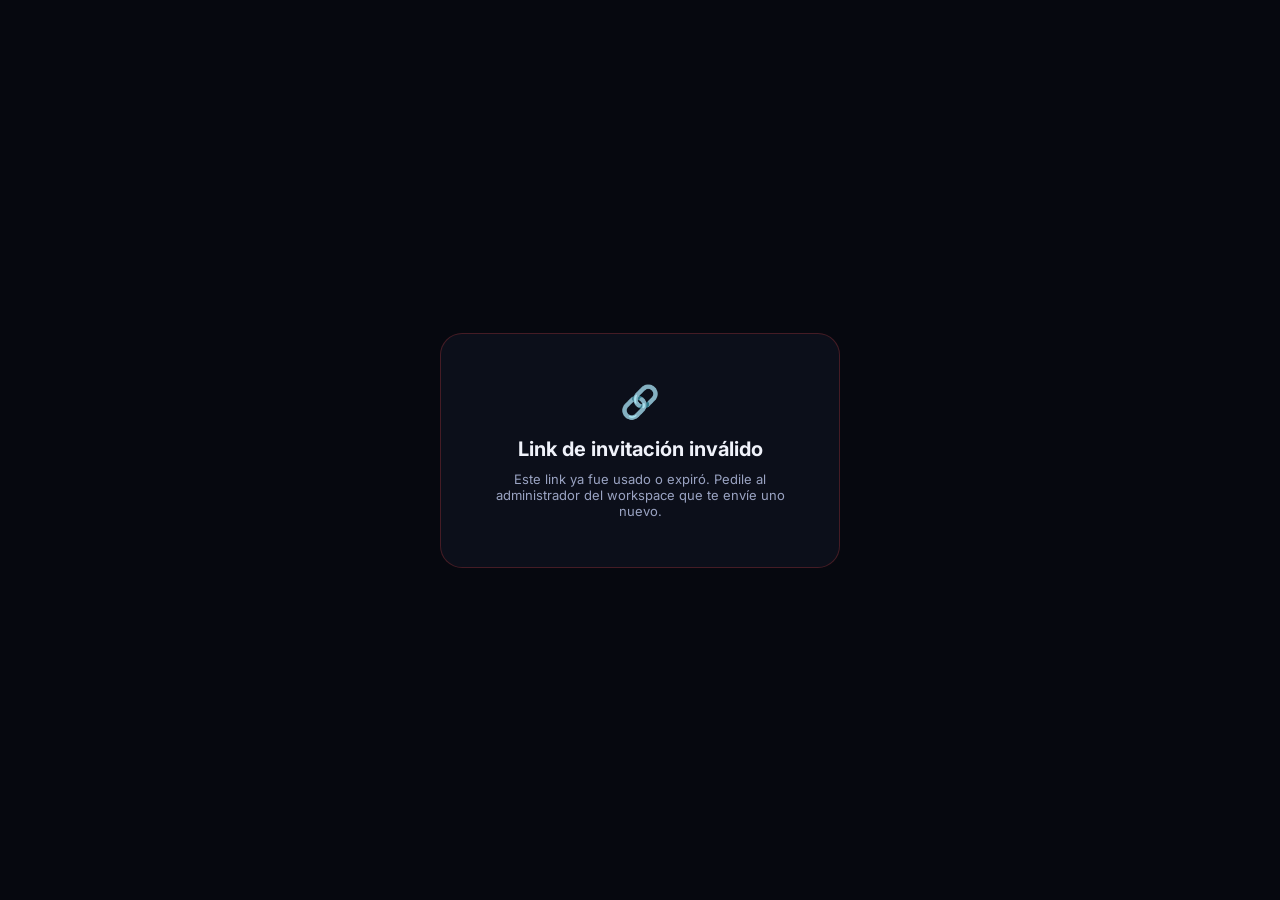
<file: templates/invite_invalid.html>
<!doctype html>
<html lang="es">
<head>
  <meta charset="utf-8"><title>Link inválido — Banzai</title>
  <link href="https://fonts.googleapis.com/css2?family=Inter:wght@400;500;700&display=swap" rel="stylesheet">
  <style>*{box-sizing:border-box;margin:0;padding:0;} body{font-family:'Inter',sans-serif;background:#06080F;color:#F0F2FA;min-height:100vh;display:flex;align-items:center;justify-content:center;} .card{background:#0C0F1A;border:1px solid rgba(239,68,68,.25);border-radius:22px;padding:48px 40px;text-align:center;max-width:400px;} .icon{font-size:32px;margin-bottom:16px;} h2{font-size:20px;font-weight:700;margin-bottom:10px;} p{font-size:13px;color:#9AA3C2;}</style>
</head>
<body>
<div class="card">
  <div class="icon">🔗</div>
  <h2>Link de invitación inválido</h2>
  <p>Este link ya fue usado o expiró. Pedile al administrador del workspace que te envíe uno nuevo.</p>
</div>
</body>
</html>
</file>
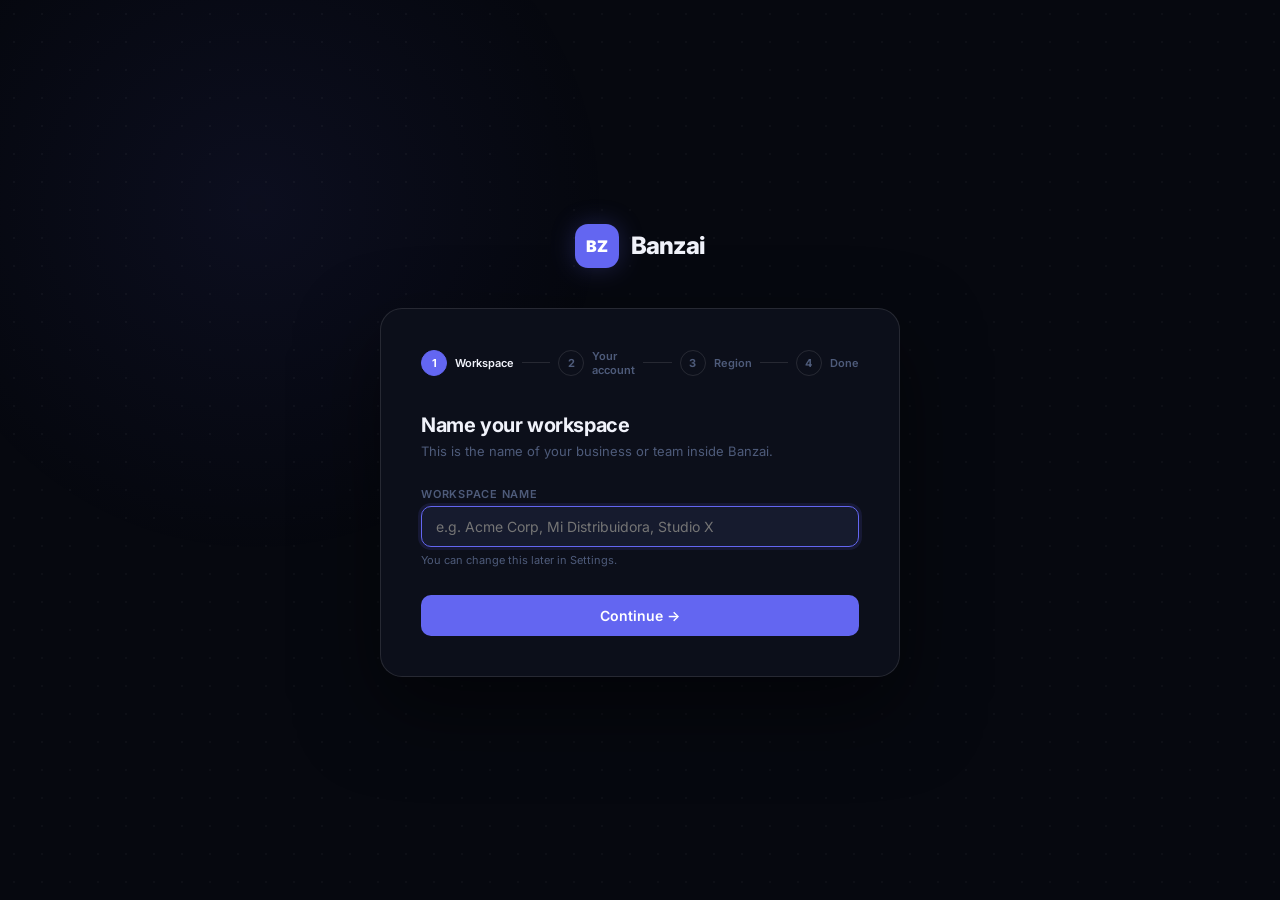
<file: templates/setup.html>
<!doctype html>
<html lang="en">
<head>
  <meta charset="utf-8">
  <meta name="viewport" content="width=device-width,initial-scale=1">
  <meta name="theme-color" content="#06080F">
  <title>Banzai — Setup</title>
  <link rel="preconnect" href="https://fonts.googleapis.com">
  <link href="https://fonts.googleapis.com/css2?family=Inter:wght@400;500;600;700;800;900&display=swap" rel="stylesheet">
  <style>
    *, *::before, *::after { box-sizing: border-box; margin: 0; padding: 0; }
    :root {
      --bg: #06080F; --surface: #0C0F1A; --surface2: #111520; --surface3: #161B2E;
      --border: rgba(255,255,255,0.06); --border2: rgba(255,255,255,0.11);
      --text: #F0F2FA; --text2: #9AA3C2; --text3: #4E5B7A;
      --brand: #6366F1; --brand-dim: rgba(99,102,241,0.12); --brand-glow: rgba(99,102,241,0.25);
      --brand-dark: #4F46E5; --green: #10B981; --red: #EF4444;
      --r: 10px; --r-lg: 16px; --r-xl: 22px;
    }
    body {
      font-family: 'Inter', system-ui, sans-serif;
      background: var(--bg);
      color: var(--text);
      min-height: 100vh;
      display: flex;
      align-items: center;
      justify-content: center;
      padding: 40px 24px;
      -webkit-font-smoothing: antialiased;
    }

    /* Ambient */
    body::before {
      content: '';
      position: fixed;
      top: -20%;
      left: -10%;
      width: 60vw;
      height: 60vw;
      border-radius: 50%;
      background: radial-gradient(circle, rgba(99,102,241,.07) 0%, transparent 65%);
      pointer-events: none;
    }
    .dot-grid {
      position: fixed;
      inset: 0;
      background-image: radial-gradient(rgba(255,255,255,.03) 1px, transparent 1px);
      background-size: 28px 28px;
      pointer-events: none;
    }

    .shell {
      max-width: 520px;
      width: 100%;
      position: relative;
      z-index: 1;
    }

    /* Wordmark */
    .wordmark {
      display: flex;
      align-items: center;
      gap: 12px;
      margin-bottom: 40px;
      justify-content: center;
    }
    .wm-mark {
      width: 44px;
      height: 44px;
      background: var(--brand);
      border-radius: 13px;
      display: flex;
      align-items: center;
      justify-content: center;
      font-weight: 900;
      font-size: 16px;
      color: #fff;
      box-shadow: 0 0 24px var(--brand-glow);
    }
    .wm-name {
      font-size: 24px;
      font-weight: 800;
      letter-spacing: -.03em;
    }

    /* Card */
    .card {
      background: var(--surface);
      border: 1px solid var(--border2);
      border-radius: var(--r-xl);
      padding: 40px;
      box-shadow: 0 32px 80px rgba(0,0,0,.5);
    }

    /* Steps */
    .steps {
      display: flex;
      align-items: center;
      gap: 0;
      margin-bottom: 36px;
    }
    .step {
      display: flex;
      align-items: center;
      gap: 8px;
      flex: 1;
    }
    .step-num {
      width: 26px;
      height: 26px;
      border-radius: 50%;
      border: 1.5px solid var(--border2);
      display: flex;
      align-items: center;
      justify-content: center;
      font-size: 11px;
      font-weight: 700;
      color: var(--text3);
      flex-shrink: 0;
      transition: all .2s;
    }
    .step.active .step-num  { background: var(--brand); border-color: var(--brand); color: #fff; }
    .step.done .step-num    { background: var(--green); border-color: var(--green); color: #fff; }
    .step-label { font-size: 11px; font-weight: 600; color: var(--text3); transition: color .2s; }
    .step.active .step-label { color: var(--text); }
    .step.done .step-label   { color: var(--green); }
    .step-line { flex: 1; height: 1px; background: var(--border2); margin: 0 8px; }
    .step-line.done { background: var(--green); opacity: .5; }

    /* Panel */
    .panel { display: none; }
    .panel.active { display: block; }

    h2 { font-size: 20px; font-weight: 700; letter-spacing: -.02em; margin-bottom: 6px; }
    .sub { font-size: 13px; color: var(--text3); margin-bottom: 28px; }

    label {
      display: block;
      font-size: 11px;
      font-weight: 600;
      text-transform: uppercase;
      letter-spacing: .07em;
      color: var(--text3);
      margin-bottom: 5px;
      margin-top: 18px;
    }
    label:first-of-type { margin-top: 0; }

    input, select {
      width: 100%;
      background: var(--surface3);
      border: 1px solid var(--border2);
      border-radius: var(--r);
      color: var(--text);
      font: inherit;
      font-size: 14px;
      padding: 11px 14px;
      outline: none;
      transition: border-color .15s, box-shadow .15s;
      appearance: none;
    }
    input:focus, select:focus {
      border-color: var(--brand);
      box-shadow: 0 0 0 3px var(--brand-dim);
    }
    select { background-image: url("data:image/svg+xml,%3Csvg xmlns='http://www.w3.org/2000/svg' width='12' height='12' viewBox='0 0 12 12'%3E%3Cpath fill='%234E5B7A' d='M6 8L1 3h10z'/%3E%3C/svg%3E"); background-repeat: no-repeat; background-position: right 12px center; padding-right: 36px; }

    .form-row { display: grid; grid-template-columns: 1fr 1fr; gap: 14px; }

    .password-wrap { position: relative; }
    .password-wrap input { padding-right: 44px; }
    .toggle-pw {
      position: absolute;
      right: 12px;
      top: 50%;
      transform: translateY(-50%);
      background: transparent;
      border: none;
      color: var(--text3);
      cursor: pointer;
      font-size: 16px;
      padding: 4px;
      line-height: 1;
    }
    .toggle-pw:hover { color: var(--text2); }

    .strength-bar { height: 3px; border-radius: 2px; background: var(--surface3); margin-top: 8px; overflow: hidden; }
    .strength-fill { height: 100%; border-radius: 2px; transition: width .3s, background .3s; width: 0%; }

    .hint { font-size: 11px; color: var(--text3); margin-top: 6px; }

    /* Region cards */
    .region-grid { display: grid; grid-template-columns: 1fr 1fr 1fr; gap: 10px; margin-top: 0; }
    .region-card {
      padding: 14px 12px;
      background: var(--surface2);
      border: 1.5px solid var(--border);
      border-radius: var(--r);
      cursor: pointer;
      text-align: center;
      transition: all .12s;
    }
    .region-card:hover { border-color: var(--brand); background: var(--brand-dim); }
    .region-card.selected { border-color: var(--brand); background: var(--brand-dim); }
    .region-card .flag { font-size: 22px; margin-bottom: 5px; }
    .region-card .rname { font-size: 12px; font-weight: 600; color: var(--text); }
    .region-card .rcurr { font-size: 10px; color: var(--text3); margin-top: 2px; }

    /* Actions */
    .actions { display: flex; gap: 10px; margin-top: 28px; }
    .btn-back {
      flex-shrink: 0;
      background: transparent;
      border: 1px solid var(--border2);
      color: var(--text2);
      border-radius: var(--r);
      padding: 12px 20px;
      font: inherit;
      font-size: 14px;
      font-weight: 500;
      cursor: pointer;
      transition: all .15s;
    }
    .btn-back:hover { border-color: var(--border2); color: var(--text); }
    .btn-next {
      flex: 1;
      background: var(--brand);
      color: #fff;
      border: none;
      border-radius: var(--r);
      padding: 12px 20px;
      font: inherit;
      font-size: 14px;
      font-weight: 600;
      cursor: pointer;
      transition: all .15s;
      display: flex;
      align-items: center;
      justify-content: center;
      gap: 8px;
    }
    .btn-next:hover { background: var(--brand-dark); box-shadow: 0 0 20px var(--brand-glow); }
    .btn-next:disabled { opacity: .4; pointer-events: none; }

    /* Error */
    #setup-error {
      color: var(--red);
      font-size: 12px;
      margin-top: 10px;
      min-height: 16px;
    }

    /* Done screen */
    .done-icon {
      width: 56px;
      height: 56px;
      background: rgba(16,185,129,.12);
      border: 1.5px solid rgba(16,185,129,.3);
      border-radius: 50%;
      display: flex;
      align-items: center;
      justify-content: center;
      font-size: 22px;
      margin: 0 auto 20px;
    }
    .done-title { font-size: 22px; font-weight: 700; text-align: center; margin-bottom: 8px; }
    .done-sub   { font-size: 13px; color: var(--text3); text-align: center; margin-bottom: 28px; }
    .summary-row {
      display: flex;
      justify-content: space-between;
      align-items: center;
      padding: 9px 0;
      border-bottom: 1px solid var(--border);
      font-size: 13px;
    }
    .summary-row:last-child { border-bottom: none; }
    .sr-label { color: var(--text3); font-size: 11px; font-weight: 600; text-transform: uppercase; letter-spacing: .07em; }
    .sr-val   { font-weight: 600; color: var(--text); }
  </style>
</head>
<body>
<div class="dot-grid"></div>
<div class="shell">

  <div class="wordmark">
    <div class="wm-mark">BZ</div>
    <div class="wm-name">Banzai</div>
  </div>

  <div class="card">
    <!-- Steps -->
    <div class="steps">
      <div class="step active" id="s1"><div class="step-num">1</div><div class="step-label">Workspace</div></div>
      <div class="step-line" id="l1"></div>
      <div class="step" id="s2"><div class="step-num">2</div><div class="step-label">Your account</div></div>
      <div class="step-line" id="l2"></div>
      <div class="step" id="s3"><div class="step-num">3</div><div class="step-label">Region</div></div>
      <div class="step-line" id="l3"></div>
      <div class="step" id="s4"><div class="step-num">4</div><div class="step-label">Done</div></div>
    </div>

    <!-- Step 1: Workspace -->
    <div class="panel active" id="panel-1">
      <h2>Name your workspace</h2>
      <p class="sub">This is the name of your business or team inside Banzai.</p>
      <label>Workspace name</label>
      <input id="ws-name" type="text" placeholder="e.g. Acme Corp, Mi Distribuidora, Studio X" autofocus>
      <p class="hint">You can change this later in Settings.</p>
      <div class="actions">
        <button class="btn-next" id="btn-1" onclick="goTo(2)">Continue →</button>
      </div>
    </div>

    <!-- Step 2: Account -->
    <div class="panel" id="panel-2">
      <h2>Create your account</h2>
      <p class="sub">You'll use these credentials to sign in every time.</p>
      <label>Your name</label>
      <input id="owner-name" type="text" placeholder="e.g. Carlos, Ana, John">
      <label>Email address</label>
      <input id="owner-email" type="email" placeholder="tunombre@banzai84.com" value="">
      <div style="font-size:11px;color:var(--brand);margin-top:5px;margin-bottom:2px;">
  💡 Usá el formato <strong>tunombre@banzai84.com</strong> — ese será el mail de acceso del usuario
</div>
<label>Password</label>
      <div class="password-wrap">
        <input id="owner-pw" type="password" placeholder="At least 6 characters" oninput="checkStrength()">
        <button type="button" class="toggle-pw" onclick="togglePw()" id="toggle-pw-btn">👁</button>
      </div>
      <div class="strength-bar"><div class="strength-fill" id="strength-fill"></div></div>
      <p class="hint" id="strength-hint">Enter a password to see its strength.</p>
      <div class="actions">
        <button class="btn-back" onclick="goTo(1)">← Back</button>
        <button class="btn-next" id="btn-2" onclick="goTo(3)">Continue →</button>
      </div>
    </div>

    <!-- Step 3: Region -->
    <div class="panel" id="panel-3">
      <h2>Where are you based?</h2>
      <p class="sub">This sets your default currency and fiscal compliance rules.</p>
      <div class="region-grid" id="region-grid">
        <div class="region-card selected" data-region="AR" data-currency="ARS" data-lang="es" onclick="selectRegion(this)">
          <div class="flag">🇦🇷</div>
          <div class="rname">Argentina</div>
          <div class="rcurr">ARS · AFIP</div>
        </div>
        <div class="region-card" data-region="US" data-currency="USD" data-lang="en" onclick="selectRegion(this)">
          <div class="flag">🇺🇸</div>
          <div class="rname">United States</div>
          <div class="rcurr">USD · IRS</div>
        </div>
        <div class="region-card" data-region="BR" data-currency="BRL" data-lang="pt" onclick="selectRegion(this)">
          <div class="flag">🇧🇷</div>
          <div class="rname">Brasil</div>
          <div class="rcurr">BRL · Receita</div>
        </div>
        <div class="region-card" data-region="CL" data-currency="CLP" data-lang="es" onclick="selectRegion(this)">
          <div class="flag">🇨🇱</div>
          <div class="rname">Chile</div>
          <div class="rcurr">CLP · SII</div>
        </div>
        <div class="region-card" data-region="UY" data-currency="UYU" data-lang="es" onclick="selectRegion(this)">
          <div class="flag">🇺🇾</div>
          <div class="rname">Uruguay</div>
          <div class="rcurr">UYU · DGI</div>
        </div>
        <div class="region-card" data-region="MX" data-currency="MXN" data-lang="es" onclick="selectRegion(this)">
          <div class="flag">🇲🇽</div>
          <div class="rname">México</div>
          <div class="rcurr">MXN · SAT</div>
        </div>
        <div class="region-card" data-region="CO" data-currency="COP" data-lang="es" onclick="selectRegion(this)">
          <div class="flag">🇨🇴</div>
          <div class="rname">Colombia</div>
          <div class="rcurr">COP · DIAN</div>
        </div>
        <div class="region-card" data-region="ES" data-currency="EUR" data-lang="es" onclick="selectRegion(this)">
          <div class="flag">🇪🇸</div>
          <div class="rname">España</div>
          <div class="rcurr">EUR · AEAT</div>
        </div>
        <div class="region-card" data-region="GB" data-currency="GBP" data-lang="en" onclick="selectRegion(this)">
          <div class="flag">🇬🇧</div>
          <div class="rname">United Kingdom</div>
          <div class="rcurr">GBP · HMRC</div>
        </div>
      </div>
      <div id="setup-error"></div>
      <div class="actions" style="margin-top:24px;">
        <button class="btn-back" onclick="goTo(2)">← Back</button>
        <button class="btn-next" id="btn-3" onclick="submitSetup()">
          <span id="btn-3-label">Launch Banzai →</span>
        </button>
      </div>
    </div>

    <!-- Step 4: Done -->
    <div class="panel" id="panel-4">
      <div class="done-icon">✓</div>
      <div class="done-title">You're all set</div>
      <div class="done-sub" id="done-sub">Your workspace is ready.</div>
      <div id="done-summary"></div>
      <div class="actions" style="margin-top:24px;">
        <button class="btn-next" onclick="window.location='/'">Open Banzai →</button>
      </div>
    </div>

  </div>
</div>

<script>
const form = { ws: '', name: '', email: '', pw: '', region: 'AR', currency: 'ARS', lang: 'es' };

function goTo(step) {
  // Validate before moving forward
  if (step === 2) {
    const ws = document.getElementById('ws-name').value.trim();
    if (!ws) { document.getElementById('ws-name').focus(); return; }
    form.ws = ws;
  }
  if (step === 3) {
    const name  = document.getElementById('owner-name').value.trim();
    const email = document.getElementById('owner-email').value.trim();
    const pw    = document.getElementById('owner-pw').value;
    if (!name || !email || !pw) {
      document.getElementById(name ? (email ? 'owner-pw' : 'owner-email') : 'owner-name').focus();
      return;
    }
    if (pw.length < 6) { document.getElementById('owner-pw').focus(); return; }
    if (!/^[^\s@]+@[^\s@]+\.[^\s@]+$/.test(email)) {
      document.getElementById('owner-email').focus(); return;
    }
    form.name = name; form.email = email; form.pw = pw;
  }

  // Update steps UI
  for (let i = 1; i <= 4; i++) {
    const s = document.getElementById('s' + i);
    s.classList.remove('active','done');
    if (i < step) s.classList.add('done');
    if (i === step) s.classList.add('active');
    if (i < 4) {
      const l = document.getElementById('l' + i);
      l.classList.toggle('done', i < step);
    }
    document.getElementById('panel-' + i).classList.toggle('active', i === step);
  }
}

function selectRegion(el) {
  document.querySelectorAll('.region-card').forEach(c => c.classList.remove('selected'));
  el.classList.add('selected');
  form.region   = el.dataset.region;
  form.currency = el.dataset.currency;
  form.lang     = el.dataset.lang;
}

function togglePw() {
  const inp = document.getElementById('owner-pw');
  inp.type = inp.type === 'password' ? 'text' : 'password';
  document.getElementById('toggle-pw-btn').textContent = inp.type === 'password' ? '👁' : '🙈';
}

function checkStrength() {
  const pw = document.getElementById('owner-pw').value;
  const fill = document.getElementById('strength-fill');
  const hint = document.getElementById('strength-hint');
  let score = 0;
  if (pw.length >= 6) score++;
  if (pw.length >= 10) score++;
  if (/[A-Z]/.test(pw)) score++;
  if (/[0-9]/.test(pw)) score++;
  if (/[^A-Za-z0-9]/.test(pw)) score++;
  const pct   = [0, 20, 45, 65, 85, 100][score];
  const color = ['', '#EF4444', '#F59E0B', '#F59E0B', '#10B981', '#10B981'][score];
  const label = ['', 'Too short', 'Weak', 'Fair', 'Good', 'Strong'][score];
  fill.style.width = pct + '%';
  fill.style.background = color;
  hint.textContent = pw ? label : 'Enter a password to see its strength.';
  hint.style.color = color || 'var(--text3)';
}

async function submitSetup() {
  document.getElementById('setup-error').textContent = '';
  const btn = document.getElementById('btn-3');
  const label = document.getElementById('btn-3-label');
  btn.disabled = true;
  label.textContent = 'Setting up…';

  try {
    const res = await fetch('/api/setup', {
      method: 'POST',
      headers: { 'Content-Type': 'application/json' },
      body: JSON.stringify({
        workspace_name: form.ws,
        owner_name: form.name,
        owner_email: form.email,
        password: form.pw,
        region: form.region,
        currency: form.currency,
        language: form.lang,
      }),
    });
    const data = await res.json();
    if (!res.ok) throw new Error(data.error || 'Setup failed');

    // Show done screen
    document.getElementById('done-sub').textContent = form.ws + ' is ready. Sign in to get started.';
    const REGIONS = { AR:'Argentina 🇦🇷', US:'United States 🇺🇸', BR:'Brasil 🇧🇷',
                      CL:'Chile 🇨🇱', UY:'Uruguay 🇺🇾', MX:'México 🇲🇽',
                      CO:'Colombia 🇨🇴', ES:'España 🇪🇸', GB:'United Kingdom 🇬🇧' };
    document.getElementById('done-summary').innerHTML = [
      ['Workspace', form.ws],
      ['Owner', form.name],
      ['Email', form.email],
      ['Region', REGIONS[form.region] || form.region],
      ['Currency', form.currency],
    ].map(([l,v]) => `<div class="summary-row"><span class="sr-label">${l}</span><span class="sr-val">${v}</span></div>`).join('');

    goTo(4);
  } catch (e) {
    document.getElementById('setup-error').textContent = e.message;
    btn.disabled = false;
    label.textContent = 'Launch Banzai →';
  }
}

// Pre-select Argentina
document.querySelector('[data-region="AR"]').classList.add('selected');
</script>
</body>
</html>
</file>
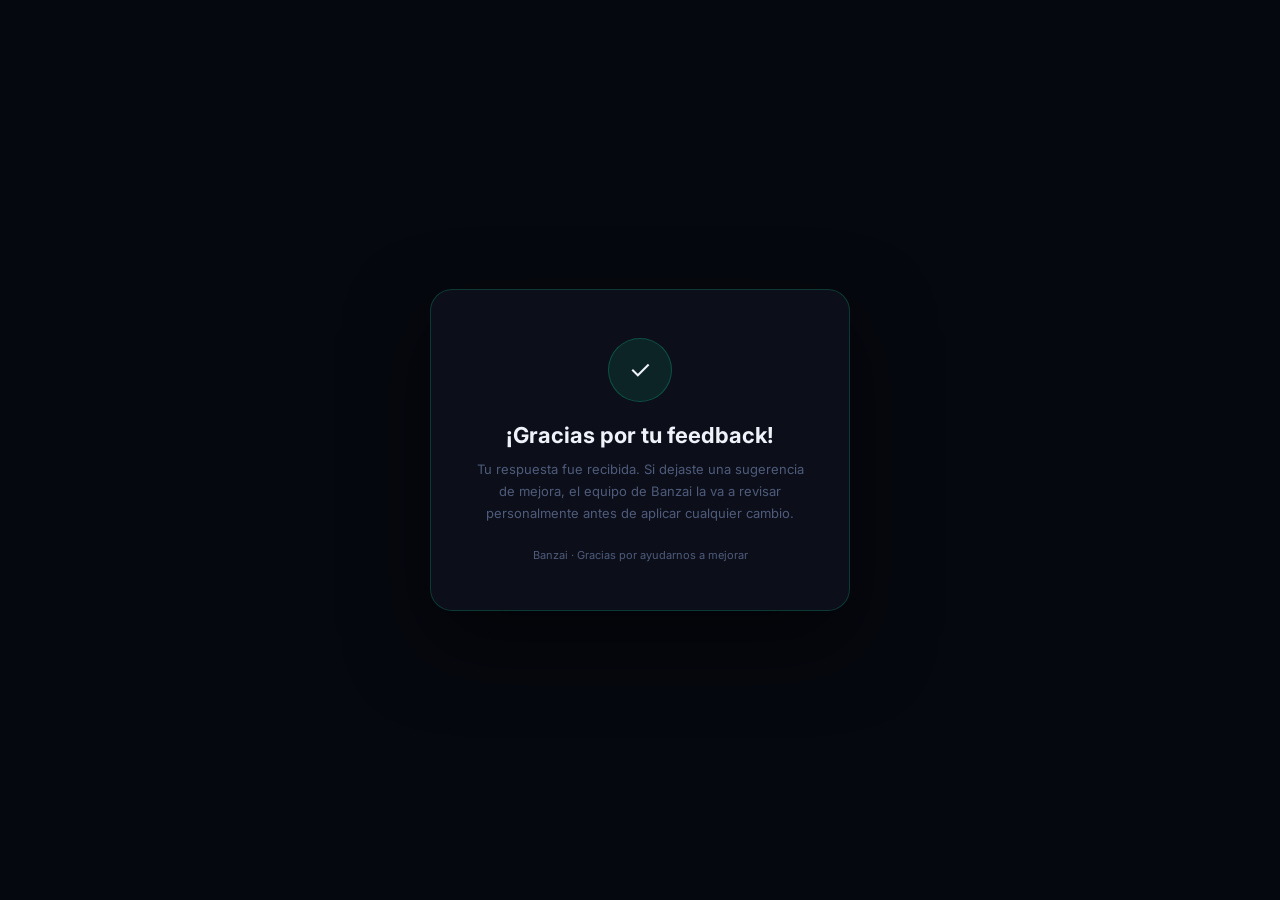
<file: templates/survey_thanks.html>
<!doctype html>
<html lang="es">
<head>
  <meta charset="utf-8"><meta name="viewport" content="width=device-width,initial-scale=1">
  <title>¡Gracias! — Banzai</title>
  <link href="https://fonts.googleapis.com/css2?family=Inter:wght@400;500;600;700;800&display=swap" rel="stylesheet">
  <style>
    *{box-sizing:border-box;margin:0;padding:0;}
    :root{--bg:#06080F;--surface:#0C0F1A;--brand:#6366F1;--brand-glow:rgba(99,102,241,.25);--green:#10B981;--green-dim:rgba(16,185,129,.12);--text:#F0F2FA;--text3:#4E5B7A;}
    body{font-family:'Inter',system-ui,sans-serif;background:var(--bg);color:var(--text);min-height:100vh;display:flex;align-items:center;justify-content:center;padding:40px 20px;-webkit-font-smoothing:antialiased;}
    .card{background:var(--surface);border:1px solid rgba(16,185,129,.25);border-radius:22px;padding:48px 40px;text-align:center;max-width:420px;box-shadow:0 32px 80px rgba(0,0,0,.5);}
    .icon{width:64px;height:64px;background:var(--green-dim);border:1.5px solid rgba(16,185,129,.3);border-radius:50%;display:flex;align-items:center;justify-content:center;font-size:26px;margin:0 auto 20px;}
    h2{font-size:22px;font-weight:700;margin-bottom:10px;}
    p{font-size:13px;color:var(--text3);line-height:1.7;}
    .footer{margin-top:24px;font-size:11px;color:var(--text3);}
  </style>
</head>
<body>
<div class="card">
  <div class="icon">✓</div>
  <h2>¡Gracias por tu feedback!</h2>
  <p>Tu respuesta fue recibida. Si dejaste una sugerencia de mejora, el equipo de Banzai la va a revisar personalmente antes de aplicar cualquier cambio.</p>
  <div class="footer">Banzai · Gracias por ayudarnos a mejorar</div>
</div>
</body>
</html>
</file>
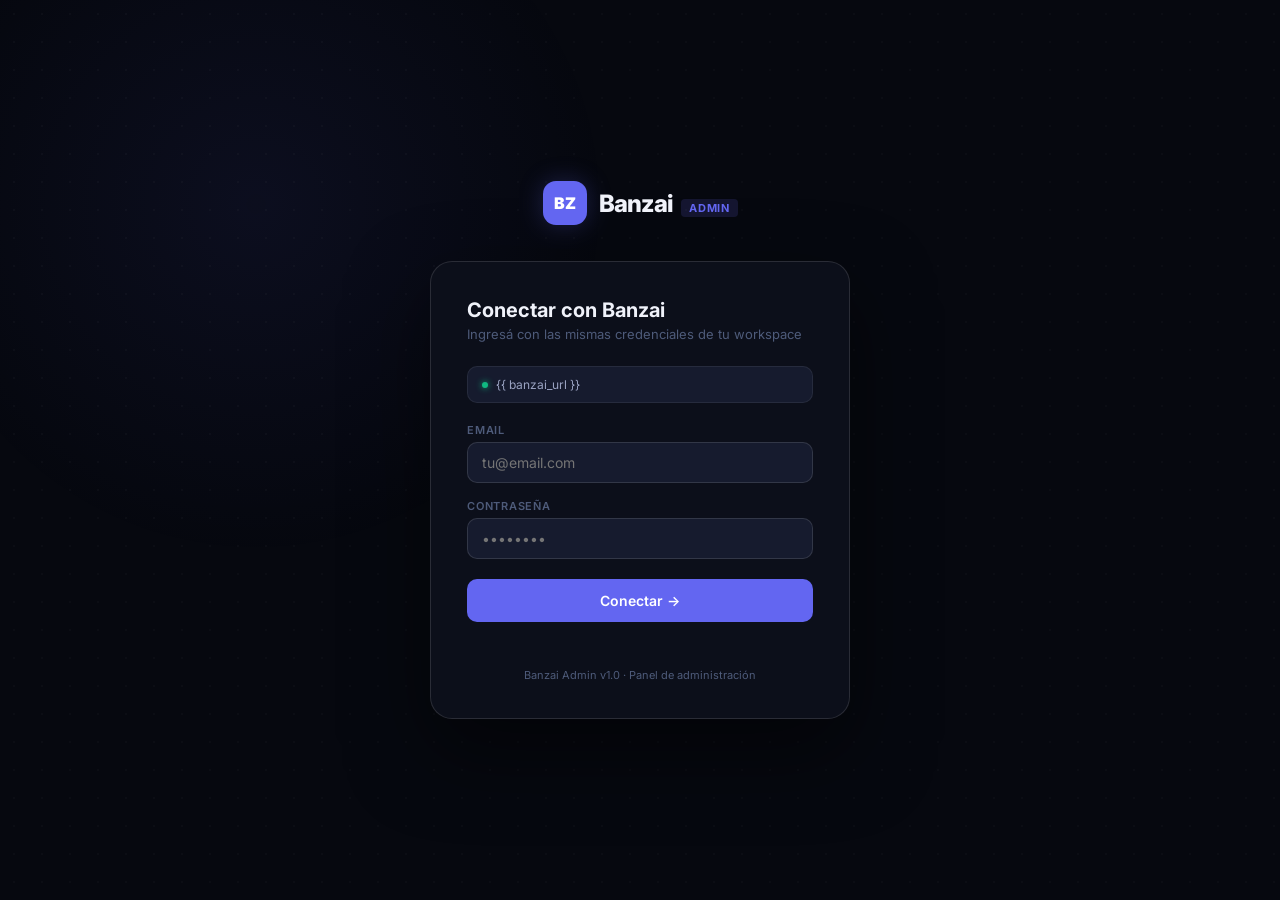
<file: banzai_admin/templates/admin_login.html>
<!doctype html>
<html lang="es">
<head>
  <meta charset="utf-8"><meta name="viewport" content="width=device-width,initial-scale=1">
  <title>Banzai Admin — Conectar</title>
  <link href="https://fonts.googleapis.com/css2?family=Inter:wght@400;500;600;700;800;900&display=swap" rel="stylesheet">
  <style>
    *{box-sizing:border-box;margin:0;padding:0;}
    :root{--bg:#06080F;--surface:#0C0F1A;--surface2:#111520;--surface3:#161B2E;--border:rgba(255,255,255,.07);--border2:rgba(255,255,255,.12);--text:#F0F2FA;--text2:#9AA3C2;--text3:#4E5B7A;--brand:#6366F1;--brand-dim:rgba(99,102,241,.12);--brand-glow:rgba(99,102,241,.25);--brand-dark:#4F46E5;--green:#10B981;--red:#EF4444;--r:10px;--r-lg:16px;--r-xl:22px;}
    body{font-family:'Inter',system-ui,sans-serif;background:var(--bg);color:var(--text);min-height:100vh;display:flex;align-items:center;justify-content:center;padding:40px 24px;-webkit-font-smoothing:antialiased;}
    body::before{content:'';position:fixed;top:-20%;left:-10%;width:60vw;height:60vw;border-radius:50%;background:radial-gradient(circle,rgba(99,102,241,.07) 0%,transparent 65%);pointer-events:none;}
    .dot-grid{position:fixed;inset:0;background-image:radial-gradient(rgba(255,255,255,.025) 1px,transparent 1px);background-size:28px 28px;pointer-events:none;}
    .shell{max-width:420px;width:100%;position:relative;z-index:1;}
    .wordmark{display:flex;align-items:center;gap:12px;justify-content:center;margin-bottom:36px;}
    .wm-mark{width:44px;height:44px;background:var(--brand);border-radius:13px;display:flex;align-items:center;justify-content:center;font-weight:900;font-size:16px;color:#fff;box-shadow:0 0 24px var(--brand-glow);}
    .wm-name{font-size:24px;font-weight:800;letter-spacing:-.03em;}
    .admin-tag{font-size:11px;font-weight:700;background:rgba(99,102,241,.15);color:var(--brand);padding:2px 8px;border-radius:4px;margin-left:8px;letter-spacing:.06em;text-transform:uppercase;}
    .card{background:var(--surface);border:1px solid var(--border2);border-radius:var(--r-xl);padding:36px;box-shadow:0 32px 80px rgba(0,0,0,.5);}
    h2{font-size:20px;font-weight:700;margin-bottom:4px;}
    .sub{font-size:13px;color:var(--text3);margin-bottom:24px;}
    .url-badge{background:var(--surface3);border:1px solid var(--border);border-radius:var(--r);padding:10px 14px;font-size:12px;color:var(--text2);margin-bottom:20px;display:flex;align-items:center;gap:8px;}
    .url-badge .dot{width:6px;height:6px;border-radius:50%;background:var(--green);box-shadow:0 0 6px var(--green);flex-shrink:0;}
    label{display:block;font-size:11px;font-weight:600;text-transform:uppercase;letter-spacing:.07em;color:var(--text3);margin-bottom:5px;margin-top:16px;}
    input{width:100%;background:var(--surface3);border:1px solid var(--border2);border-radius:var(--r);color:var(--text);font:inherit;font-size:14px;padding:11px 14px;outline:none;transition:border-color .15s,box-shadow .15s;}
    input:focus{border-color:var(--brand);box-shadow:0 0 0 3px var(--brand-dim);}
    .btn{width:100%;background:var(--brand);color:#fff;border:none;border-radius:var(--r);padding:13px;font:inherit;font-size:14px;font-weight:600;cursor:pointer;margin-top:20px;transition:all .15s;display:flex;align-items:center;justify-content:center;gap:8px;}
    .btn:hover{background:var(--brand-dark);box-shadow:0 0 20px var(--brand-glow);}
    .err{color:var(--red);font-size:12px;margin-top:10px;min-height:16px;}
    .footer{text-align:center;font-size:11px;color:var(--text3);margin-top:20px;}
  </style>
</head>
<body>
<div class="dot-grid"></div>
<div class="shell">
  <div class="wordmark">
    <div class="wm-mark">BZ</div>
    <div class="wm-name">Banzai<span class="admin-tag">Admin</span></div>
  </div>
  <div class="card">
    <h2>Conectar con Banzai</h2>
    <p class="sub">Ingresá con las mismas credenciales de tu workspace</p>
    <div class="url-badge"><div class="dot"></div><span>{{ banzai_url }}</span></div>
    <label>Email</label>
    <input id="email" type="email" placeholder="tu@email.com" autocomplete="username">
    <label>Contraseña</label>
    <input id="password" type="password" placeholder="••••••••" autocomplete="current-password">
    <button class="btn" id="btn-connect" onclick="connect()">Conectar →</button>
    <div class="err" id="err"></div>
    <div class="footer">Banzai Admin v1.0 · Panel de administración</div>
  </div>
</div>
<script>
document.getElementById('password').addEventListener('keydown', e=>{ if(e.key==='Enter') connect(); });
async function connect() {
  document.getElementById('err').textContent = '';
  document.getElementById('btn-connect').textContent = 'Entrando…';
  document.getElementById('btn-connect').disabled = true;
  const r = await fetch('/api/admin-login', {
    method:'POST', headers:{'Content-Type':'application/json'},
    body: JSON.stringify({
      email:document.getElementById('email').value,
      password:document.getElementById('password').value,
      banzai_email:document.getElementById('banzai-email')?.value||'',
      banzai_password:document.getElementById('banzai-password')?.value||'',
    })
  });
  const d = await r.json();
  if(d.ok) {
    const status = document.getElementById('banzai-status');
    if(status) status.textContent = d.message || '';
    setTimeout(() => window.location.href='/', 800);
  } else {
    document.getElementById('err').textContent = d.error||'Error';
    document.getElementById('btn-connect').textContent='Entrar al Admin →';
    document.getElementById('btn-connect').disabled = false;
  }
}
</script>
</body>
</html>
</file>
